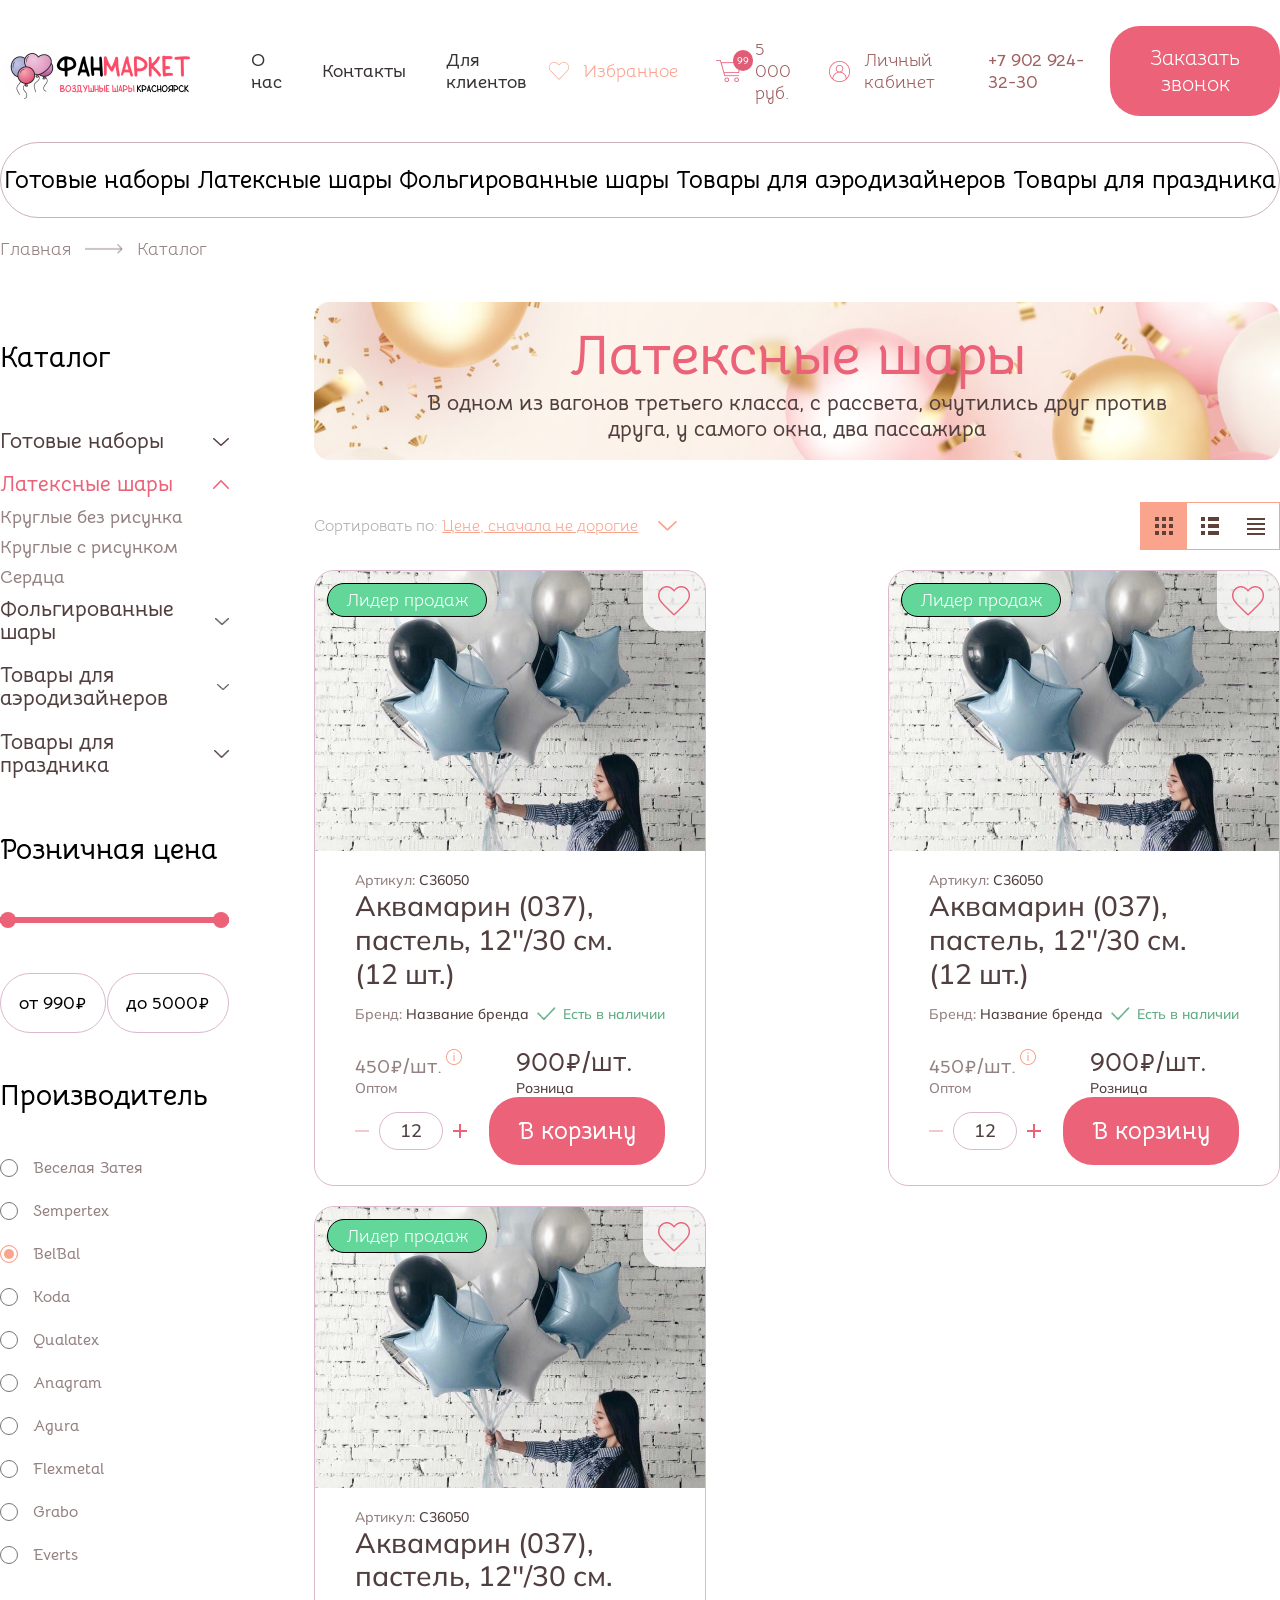
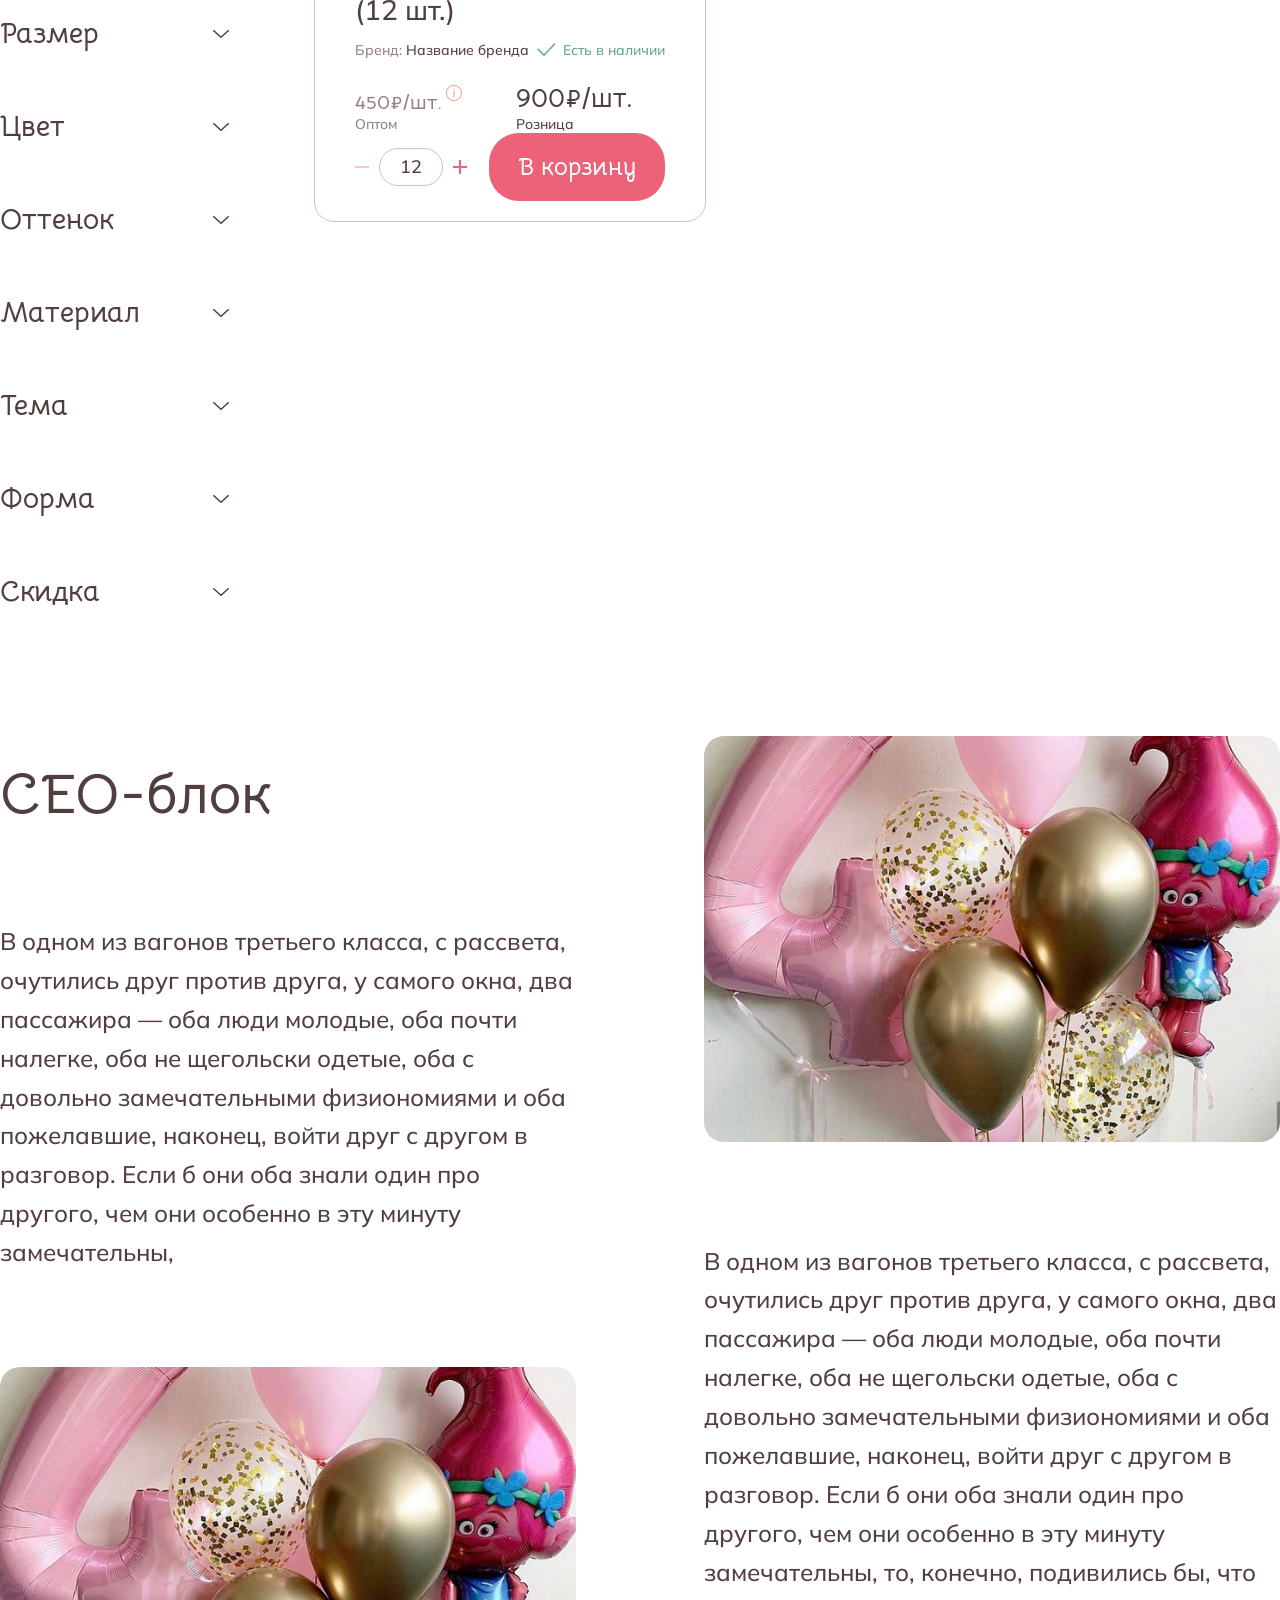
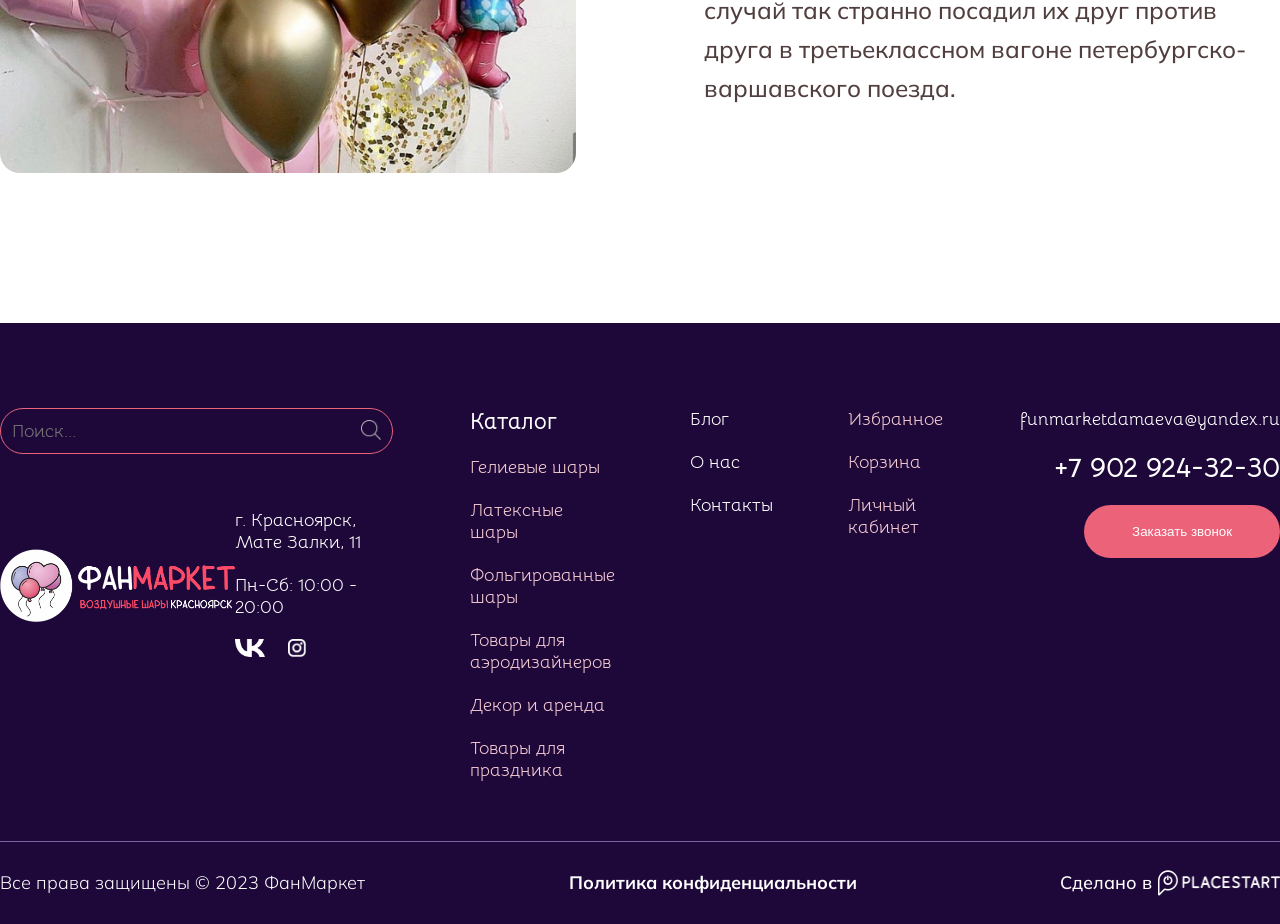
<file: index.html>
<!DOCTYPE html>
<html lang="en">
<head>
    <meta charset="UTF-8">
    <meta name="viewport" content="width=device-width, initial-scale=1.0">
    <title>ФанМаркет</title>
    <link rel="stylesheet" href="css/style.css">
    <script src="js/script.js" defer></script>
</head>
<body>
    <header>
        <div class="container header-inner">
            <img class="logo" src="images/logo/dark_logo.png">
            <ul class="nav-links bellota bold px18">
                <li><a href="#">О нас</a></li>
                <li><a href="#">Контакты</a></li>
                <li><a href="#">Для клиентов</a></li>
            </ul>
            <div class="actions">
                <a href="#" class="action-item favorite">
                    <img id="favorite" src="images/icons/favorite.png" alt="Избранное">
                    <span class="px18 bellota">Избранное</span>
                </a>
                <a href="#" class="action-item cart-item">
                    <div class="icon-wrap">
                        <img id="cart" src="images/icons/shopping_cart.png" alt="Корзина">
                        <span class="badge">99</span>
                    </div>
                    <span class="px18 bellota">5 000 руб.</span>
                </a>
                <a href="#" class="action-item">
                    <img id="profile" src="images/icons/profile.png" alt="Личный кабинет">
                    <span class="px18 bellota">Личный кабинет</span>
                </a>
            </div>
            <a href="tel:+79029243230" class="bellota px18 bold phone">+7 902 924-32-30</a>
            <button type="button" class="primary-btn px21 bellota" action="">Заказать звонок</button>
        </div>       
    </header>
    <section class="top-bar">
        <div class="container">
            <ul>
                <li><a href="#" class="bellota bold px24">Готовые наборы</a></li>
                <li><a href="#" class="bellota bold px24">Латексные шары</a></li>
                <li><a href="#" class="bellota bold px24">Фольгированные шары</a></li>
                <li><a href="#" class="bellota bold px24">Товары для аэродизайнеров</a></li>
                <li><a href="#" class="bellota bold px24">Товары для праздника</a></li>
            </ul>
        </div>
    </section>
    <section class="site-path">
        <div class="container">
            <a href="#">Главная</a>
            <img src="images/icons/arrow.png" alt="">
            <a href="#">Каталог</a>
        </div>
    </section>
    <section class="main">
        <div class="container products-catalog">
            <div class="catalog-filter">
                <form class="filters" id="filters" method="get">
                    <h2 class="filter-title">Каталог</h2>
                    <div class="categories-nav">
                        <details class="acc">
                            <summary>Готовые наборы</summary>
                            <div class="acc-body">
                                <a href="#">Наборы на день рождения</a>
                                <a href="#">Наборы на выписку</a>
                            </div>
                        </details>
                        <details class="acc" open>
                            <summary>Латексные шары</summary>
                            <div class="acc-body">
                                <a href="#" class="sub">Круглые без рисунка</a>
                                <a href="#">Круглые с рисунком</a>
                                <a href="#">Сердца</a>
                            </div>
                        </details>
                        <details class="acc">
                            <summary>Фольгированные шары</summary>
                            <div class="acc-body"><a href="#">Фигуры</a></div>
                        </details>
                        <details class="acc">
                            <summary>Товары для аэродизайнеров</summary>
                            <div class="acc-body"><a href="#">Грузики</a></div>
                        </details>
                        <details class="acc">
                            <summary>Товары для праздника</summary>
                            <div class="acc-body"><a href="#">Свечи</a></div>
                        </details>
                    </div>
                    <h2 class="filter-title">Розничная цена</h2>
                    <div class="range" data-max="5000">
                        <div class="range-track"><div class="range-fill"></div></div>
                        <input type="range" id="rangeMin" min="990" max="5000" step="10" value="990" aria-label="Минимальная цена">
                        <input type="range" id="rangeMax" min="990" max="5000" step="10" value="5000" aria-label="Максимальная цена">
                    </div>
                    <div class="price-inputs">
                        <label class="price-field min">от <span>990</span>₽</label>
                        <label class="price-field max">до <span>5000</span>₽</label>
                    </div>
                    <h2 class="filter-title">Производитель</h2>
                    <div class="options">
                        <label class="radio"><input type="radio" name="brand" value="veselaya-zateya"><span>Веселая Затея</span></label>
                        <label class="radio"><input type="radio" name="brand" value="sempertex"><span>Sempertex</span></label>
                        <label class="radio"><input type="radio" name="brand" value="belbal" checked><span>BelBal</span></label>
                        <label class="radio"><input type="radio" name="brand" value="koda"><span>Koda</span></label>
                        <label class="radio"><input type="radio" name="brand" value="qualatex"><span>Qualatex</span></label>
                        <label class="radio"><input type="radio" name="brand" value="anagram"><span>Anagram</span></label>
                        <label class="radio"><input type="radio" name="brand" value="agura"><span>Agura</span></label>
                        <label class="radio"><input type="radio" name="brand" value="flexmetal"><span>Flexmetal</span></label>
                        <label class="radio"><input type="radio" name="brand" value="grabo"><span>Grabo</span></label>
                        <label class="radio"><input type="radio" name="brand" value="everts"><span>Everts</span></label>
                    </div>
                    <details class="collapse">
                        <summary>Размер</summary>
                        <div class="options">
                            <label class="check"><input type="checkbox" name="size" value="12"><span>12''/30 см</span></label>
                            <label class="check"><input type="checkbox" name="size" value="5"><span>5''/13 см</span></label>
                        </div>
                    </details>
                    <details class="collapse">
                        <summary>Цвет</summary>
                        <div class="options">
                            <label class="check"><input type="checkbox" name="color" value="red"><span>Красный</span></label>
                            <label class="check"><input type="checkbox" name="color" value="blue"><span>Синий</span></label>
                        </div>
                    </details>
                    <details class="collapse"><summary>Оттенок</summary><div class="options"></div></details>
                    <details class="collapse"><summary>Материал</summary><div class="options"></div></details>
                    <details class="collapse"><summary>Тема</summary><div class="options"></div></details>
                    <details class="collapse"><summary>Форма</summary><div class="options"></div></details>
                    <details class="collapse"><summary>Скидка</summary><div class="options"></div></details>
                </form>
            </div>
            <!-- Карта товара -->
            <div class="product-cards grid">
                <div class="name-plate">
                    <div>
                        <h1>Латексные шары</h1>
                        <p>В одном из вагонов третьего класса, с рассвета, очутились друг против друга, у самого окна, два пассажира</p>
                    </div>
                </div>

                <div class="sort-row">
                    <div class="sort">
                        <p>Сортировать по: <a href="#">Цене, сначала не дорогие</a></p>
                        <img src="images/icons/sort_arrow_down.png" alt="Сортировка списка">
                    </div>
                    <div class="layout">
                        <div id="grid">
                            <label for="grid">
                                <img src="images/icons/grid.png" alt="Разметка сеткой">
                            </label>
                            <input id="grid" type="radio" name="layout" checked="true">
                        </div>
                        <div id="list_with_images">
                            <label for="list_with_images">
                                <img src="images/icons/list_with_images.png" alt="Разметка списком с картинками">
                            </label>
                            <input id="list_with_images" type="radio" name="layout">
                        </div>
                        <div id="list">
                            <label for="list">
                                <img src="images/icons/list.png" alt="Разметка списком">
                            </label>
                            <input id="list" type="radio" name="layout">
                        </div>
                    </div>
                </div>

                <div class="product-card">
                    <p class="product-chip">Лидер продаж</p>
                    <img class="product-favorite" src="images/icons/favorite_empty.png" alt="Товар не в избранном" toggle=false>
                    <img class="product-img" src="images/product_placeholder.png" alt="Аквамарин (037), пастель, 12''/30 см. (12 шт.)">
                    <div class="product-card-body">
                        <div class="h1-and-bellow">
                            <p class="product-property">Артикул: <span>C36050</span></p>
                            <h1><a href="product.html">Аквамарин (037), пастель, 12''/30 см. <span class="no-wrap">(12 шт.)</span></a></h1>
                            <div class="bellow-h1">
                                <p class="product-property">Бренд: <span>Название бренда</span></p>
                                <div class="product-in-stock">
                                    <img src="images/icons/positive_mark.png" alt="Товар есть в наличии">
                                    <p>Есть в наличии</p>
                                </div>
                            </div>
                        </div>
                        <div class="product-card-bottom-container">
                            <div class="prices">
                                <div class="price-in-bulk">
                                    <p class="price">450₽/шт.</p>
                                    <img src="images/icons/info.png" alt="Цена оптом">
                                    <p>Оптом</p>
                                </div>
                                <div class="price-by-one">
                                    <p class="price">900₽/шт.</p>
                                    <p>Розница</p>
                                </div>
                            </div>
                            <details class="card-specs" open>
                                <summary>Характеристики</summary>
                                <table>
                                    <tr><td>Производитель</td><td>BelBal</td></tr>
                                    <tr><td>Размер</td><td>14"</td></tr>
                                    <tr><td>Оттенок</td><td>Матовый</td></tr>
                                    <tr><td>Материал</td><td>Латекс</td></tr>
                                    <tr><td>Тема</td><td>Другое</td></tr>
                                    <tr><td>Форма</td><td>Круг</td></tr>
                                </table>
                            </details>
                            <div class="product-card-bottom">
                                <div class="product-card-amount">
                                    <div class="minus" >
                                        <img src="images/icons/minus.png" alt="Выложить из корзины 1 товар">
                                    </div>
                                    <p>12</p>
                                    <div class="plus">
                                        <img src="images/icons/plus.png" alt="Выложить из корзины 1 товар">
                                    </div>
                                </div>
                                <button class="primary-btn bellota px24 bold">В корзину</button>
                            </div>
                        </div>
                    </div>
                </div>
                <div class="product-card">
                    <p class="product-chip">Лидер продаж</p>
                    <img class="product-favorite" src="images/icons/favorite_empty.png" alt="Товар не в избранном" toggle=false>
                    <img class="product-img" src="images/product_placeholder.png" alt="Аквамарин (037), пастель, 12''/30 см. (12 шт.)">
                    <div class="product-card-body">
                        <div class="h1-and-bellow">
                            <p class="product-property">Артикул: <span>C36050</span></p>
                            <h1><a href="product.html">Аквамарин (037), пастель, 12''/30 см. <span class="no-wrap">(12 шт.)</span></a></h1>
                            <div class="bellow-h1">
                                <p class="product-property">Бренд: <span>Название бренда</span></p>
                                <div class="product-in-stock">
                                    <img src="images/icons/positive_mark.png" alt="Товар есть в наличии">
                                    <p>Есть в наличии</p>
                                </div>
                            </div>
                        </div>
                        <div class="product-card-bottom-container">
                            <div class="prices">
                                <div class="price-in-bulk">
                                    <p class="price">450₽/шт.</p>
                                    <img src="images/icons/info.png" alt="Цена оптом">
                                    <p>Оптом</p>
                                </div>
                                <div class="price-by-one">
                                    <p class="price">900₽/шт.</p>
                                    <p>Розница</p>
                                </div>
                            </div>
                            <details class="card-specs" open>
                                <summary>Характеристики</summary>
                                <table>
                                    <tr><td>Производитель</td><td>BelBal</td></tr>
                                    <tr><td>Размер</td><td>14"</td></tr>
                                    <tr><td>Оттенок</td><td>Матовый</td></tr>
                                    <tr><td>Материал</td><td>Латекс</td></tr>
                                    <tr><td>Тема</td><td>Другое</td></tr>
                                    <tr><td>Форма</td><td>Круг</td></tr>
                                </table>
                            </details>
                            <div class="product-card-bottom">
                                <div class="product-card-amount">
                                    <div class="minus" >
                                        <img src="images/icons/minus.png" alt="Выложить из корзины 1 товар">
                                    </div>
                                    <p>12</p>
                                    <div class="plus">
                                        <img src="images/icons/plus.png" alt="Выложить из корзины 1 товар">
                                    </div>
                                </div>
                                <button class="primary-btn bellota px24 bold">В корзину</button>
                            </div>
                        </div>
                    </div>
                </div>
                <div class="product-card">
                    <p class="product-chip">Лидер продаж</p>
                    <img class="product-favorite" src="images/icons/favorite_empty.png" alt="Товар не в избранном" toggle=false>
                    <img class="product-img" src="images/product_placeholder.png" alt="Аквамарин (037), пастель, 12''/30 см. (12 шт.)">
                    <div class="product-card-body">
                        <div class="h1-and-bellow">
                            <p class="product-property">Артикул: <span>C36050</span></p>
                            <h1><a href="product.html">Аквамарин (037), пастель, 12''/30 см. <span class="no-wrap">(12 шт.)</span></a></h1>
                            <div class="bellow-h1">
                                <p class="product-property">Бренд: <span>Название бренда</span></p>
                                <div class="product-in-stock">
                                    <img src="images/icons/positive_mark.png" alt="Товар есть в наличии">
                                    <p>Есть в наличии</p>
                                </div>
                            </div>
                        </div>
                        <div class="product-card-bottom-container">
                            <div class="prices">
                                <div class="price-in-bulk">
                                    <p class="price">450₽/шт.</p>
                                    <img src="images/icons/info.png" alt="Цена оптом">
                                    <p>Оптом</p>
                                </div>
                                <div class="price-by-one">
                                    <p class="price">900₽/шт.</p>
                                    <p>Розница</p>
                                </div>
                            </div>
                            <details class="card-specs" open>
                                <summary>Характеристики</summary>
                                <table>
                                    <tr><td>Производитель</td><td>BelBal</td></tr>
                                    <tr><td>Размер</td><td>14"</td></tr>
                                    <tr><td>Оттенок</td><td>Матовый</td></tr>
                                    <tr><td>Материал</td><td>Латекс</td></tr>
                                    <tr><td>Тема</td><td>Другое</td></tr>
                                    <tr><td>Форма</td><td>Круг</td></tr>
                                </table>
                            </details>
                            <div class="product-card-bottom">
                                <div class="product-card-amount">
                                    <div class="minus" >
                                        <img src="images/icons/minus.png" alt="Выложить из корзины 1 товар">
                                    </div>
                                    <p>12</p>
                                    <div class="plus">
                                        <img src="images/icons/plus.png" alt="Выложить из корзины 1 товар">
                                    </div>
                                </div>
                                <button class="primary-btn bellota px24 bold">В корзину</button>
                            </div>
                        </div>
                    </div>
                </div>
            </div>
        </div>
    </section>
    <section class="main">
        <div class="container ceo">
            <div>
                <h1>CEO-блок</h1>
                <p>В одном из вагонов третьего класса, с рассвета, очутились друг против друга, у самого окна, два пассажира — оба люди молодые, оба почти налегке, оба не щегольски одетые, оба с довольно замечательными физиономиями и оба пожелавшие, наконец, войти друг с другом в разговор. Если б они оба знали один про другого, чем они особенно в эту минуту замечательны, </p>
                <img src="images/ceo_img.png" alt="">
            </div>
            <div>
                <img src="images/ceo_img.png" alt="">
                <p>В одном из вагонов третьего класса, с рассвета, очутились друг против друга, у самого окна, два пассажира — оба люди молодые, оба почти налегке, оба не щегольски одетые, оба с довольно замечательными физиономиями и оба пожелавшие, наконец, войти друг с другом в разговор. Если б они оба знали один про другого, чем они особенно в эту минуту замечательны, то, конечно, подивились бы, что случай так странно посадил их друг против друга в третьеклассном вагоне петербургско-варшавского поезда.</p>
            </div>
        </div>
    </section>
    <footer>
        <div class="container footer-inner">
            <div class="footer-main bellota px18">
                <div id="search-section">
                    <div class="search">
                        <input class="search-input" type="text" placeholder="Поиск...">
                        <img class="search-icon" src="images/icons/search.png" alt="Поиск">
                    </div>
                    <div class="footer-doublecolumn">
                        <img class="logo" src="images/logo/light_logo.png" alt="ФанМаркет">
                        <div class="hug white">
                            <p>г. Красноярск, Мате Залки, 11</p>
                            <p>Пн-Сб: 10:00 - 20:00</p>
                            <div>
                                <img class="footer-icon" src="images/icons/vk.png" alt="Наш ВК">
                                <img id="rightmost" class="footer-icon" src="images/icons/instagram.png" alt="Наш Instagram">
                            </div>
                        </div>
                    </div>
                </div>
                <div class="categories">
                    <ul class="hug category">
                        <li><h3>Каталог</h3></li>
                        <li><a href="#">Гелиевые шары</a></li>
                        <li><a href="#">Латексные шары</a></li>
                        <li><a href="#">Фольгированные шары</a></li>
                        <li><a href="#">Товары для аэродизайнеров</a></li>
                        <li><a href="#">Декор и аренда</a></li>
                        <li><a href="#">Товары для праздника</a></li>
                    </ul>
                    <ul class="hug white">
                        <li><a href="#">Блог</a></li>
                        <li><a href="#">О нас</a></li>
                        <li><a href="#">Контакты</a></li>
                    </ul>
                    <ul class="hug category">
                        <li><a href="#">Избранное</a></li>
                        <li><a href="#">Корзина</a></li>
                        <li><a href="#">Личный кабинет</a></li>
                    </ul>
                </div>
                <div class="contact">
                    <p class="white px18">funmarketdamaeva@yandex.ru</p>
                    <p class="white bold px28">+7 902 924-32-30</p>
                    <button class="primary-btn white">Заказать звонок</button>
                </div>
            </div>
        </div>       
    </footer>
    <footer class="secondary">
        <div class="container">
            <div class="footer-secondary mulish white px18">
                <p class="light">Все права защищены © 2023 ФанМаркет</p>
                <p class="bold">Политика конфиденциальности</p>
                <div id="placestart">
                    <p>Сделано в</p>
                    <img src="images/logo/placestart_logo.png" alt="Сделано в Placestart">
                </div>
            </div>
        </div>
    </footer>
</body>
</html>
</file>
<file: css/style.css>
@font-face {
    font-family: 'Bellota';
    src: url('./fonts/Bellota/Bellota-Regular.ttf') format('truetype');
    font-weight: 400; 
    font-style: normal;
    font-display: swap;
}

@font-face {
    font-family: 'Bellota';
    src: url('./fonts/Bellota/Bellota-Bold.ttf') format('truetype');
    font-weight: 700;
    font-style: normal;
    font-display: swap;
}

@font-face {
    font-family: 'Mulish';
    src: url('./fonts/Mulish/static/Mulish-Medium.ttf') format('truetype');
    font-weight: 400;
    font-style: normal;
    font-display: swap;
}

@font-face {
    font-family: 'Mulish';
    src: url('./fonts/Mulish/static/Mulish-Bold.ttf') format('truetype');
    font-weight: 700;
    font-style: normal;
    font-display: swap;
}

@font-face {
    font-family: 'Mulish';
    src: url('./fonts/Mulish/static/Mulish-Light.ttf') format('truetype');
    font-weight: 100;
    font-style: normal;
    font-display: swap;
}

*, *::after, *::before {
    box-sizing: border-box;
    margin: 0;
    padding: 0;
    list-style: none;
}

a {
    text-decoration: none;
    color: inherit;
}

header, section, footer {
    display: flex;
    width: 100%;
    margin: 0 auto;
}

table {
    border: 1px solid #DCB8CE;
    border-radius: 20px;
    font-family: 'Mulish', sans-serif;
    font-size: 18px;
    color: #513E3E;
    width: 100%;
    border-collapse: separate;
    border-spacing: 0;
    overflow: hidden;
}

td {
    width: 50%;
    padding: 20px 30px;
    border-bottom: 1px solid #DCB8CE;
}

td:first-child {
    border-right: 1px solid #DCB8CE;
}

tr:last-child td {
    border-bottom: none;
}

.img-carousel {
    display: flex;
    flex-direction: column;
    align-items: center;
    gap: 20px;
    width: 40%;
}

.img-carousel > img {
    width: 100%;
}

.img-carousel img {
    border-radius: 20px;
}

.carousel-items {
    display: flex;
    justify-content: space-between;
    align-items: center;
    width: 100%;
} 

.carousel-items li {
    overflow-x: hidden;
    display: flex;
    align-items: center;
    justify-content: center;
    
}

.carousel-items img {
    width: 80%;
    height: auto;
    opacity: 0.8;
}

.carousel-items li.selected img {
    width: 100%;
    opacity: 1;
}

section.main {
    padding-bottom: 120px;
}

.container {
    display: flex;
    align-items: center;
    flex-direction: row;
    margin: 0 auto;
    max-width: 1650px;
    width: 100%;
}

.header-inner {
    gap: 23px;
    padding-top: 26px;
    padding-bottom: 26px;
    display: flex;
    align-items: center;
    flex-direction: row;
}


.logo {
    display: block;
    height: 62px;
    width: auto;
    object-fit: contain;
}

.nav-links {
    display: flex;
    align-items: center;
    gap: 40px;
    font-size: 16px;
    font-weight: 400;
    color: #383333;
    margin-left: 36px;
}

.icon-wrap {
    position: relative;
    display: inline-flex;
    align-items: center;
    justify-content: center;
}
.actions {
    display: flex;
    flex-direction: row;
    justify-content: space-between;
    gap: 38px;
    margin-left: auto;
}

.action-item {
    display: flex;
    flex-grow: 2;
    flex-direction: row;
    align-items: center;
    gap: 14px;
    color: #A06060;
}

.action-item div {
    max-height: 100%;
}

.badge {
    position: absolute;
    font-family: "Bellota", sans-serif;
    top: -10px;
    right: -12px;
    background-color: #E25C75;
    color: white;
    font-size: 10px;
    font-weight: 700;
    padding: 4px 4px;
    border-radius: 999px;
}

.primary-btn {
    background-color: #EB6279;
    padding: 19px 29px;
    border-radius: 30px;
    color: white;
    border-width: 0;
}

.outlined-btn {
    background-color: transparent;
    border: #EB6279 1px solid;
    color: #EB6279;
    font-size: 24px;
    font-family: 'Bellota', sans-serif;
    font-weight: 700;
    padding: 15px 32px;
    border-radius: 30px;
}

.site-path {
    color: #948181;
    font-family: 'Bellota', sans-serif;
    font-size: 18px;
}

.site-path .container {
    display: flex;
    gap: clamp(2px, 2vw, 14px);
    margin-top: 20px;
    margin-bottom: 20px;
}

.site-path img {
    height: 10px;
    width: auto;
}

.top-bar ul {
    border: #CAB1B7 solid 1px;
    display: flex;
    flex: 1;
    justify-content: space-around;
    padding-top: 22px;
    padding-bottom: 22px;
    border-radius: 999px;
    text-align: center;
    list-style: none;
}

.top-bar li:hover, 
.choosen, 
.h1-and-bellow h1:hover,
.nav-links a:hover {
    color: #EB6279;
}

.catalog-filter {
    margin-top: 60px;
}

.filter-title {
    font-family: 'Bellota', sans-serif;
    font-size: 28px;
    font-weight: 700;
}

.acc summary,
.collapse summary {
    display: flex;
    justify-content: space-between;
    align-items: center;
    cursor: pointer;
    font-family: 'Bellota', sans-serif;
    padding: 10px 0;
    user-select: none;
    transition: color 0.2s ease;
}

.acc summary::-webkit-details-marker,
.collapse summary::-webkit-details-marker {
    display: none;
}

.acc > summary {
    font-family: 'Bellota', sans-serif;
    font-weight: 700;
    font-size: 21px;
    line-height: 110%;
    color: #513E3E;
}

.acc-body {
    display: flex;
    flex-direction: column;
    gap: 8px;
}

.collapse > summary {
    font-family: 'Bellota', sans-serif;
    font-weight: 700;
    font-size: 28px;
    line-height: 100%;
    color: #513E3E;
}


.acc summary::after,
.collapse summary::after {
    content: '';
    background-image: url('../images/icons/arrow_down.png');
    background-size: contain;
    background-repeat: no-repeat;
    background-position: center;
    width: 16px;
    height: 9px;
}

.acc[open] > summary,
.collapse[open] > summary {
    color: #EB6279;
}

.acc[open] > summary::after,
.collapse[open] > summary::after {
    background-image: url('../images/icons/arrow_up.png');
}


.acc a {
    font-family: 'Bellota', sans-serif;
    font-size: 18px;
    font-weight: 700;
    color: #948181;
}

.acc a:hover {
    color: #FAA48E;
}

.filters {
    display: flex;
    flex-direction: column;
    gap: 45px;
}

.options {
    display: flex;
    flex-direction: column;
    gap: 23px;
}

.radio {
    display: flex;
    align-items: center;
    gap: 15px;
    font-family: 'Bellota', sans-serif;
    font-weight: 700;
    color: #948181;
}

.radio input[type="radio"] {
    width: 18px;
    height: 18px;
    cursor: pointer;
}

.radio input[type="radio"]:checked {
    appearance: none;
    -webkit-appearance: none;
    border: 1.5px solid #FAA48E;
    border-radius: 50%;
    background-color: #FAA48E;
    box-shadow: inset 0 0 0 3px #FFFFFF;
}

.options {
    font-family: 'Bellota', sans-serif;
    color: #948181;
}

.range {
    position: relative;
    width: 100%;
    height: 16px;
    display: flex;
    align-items: center;
}

.range-track {
    width: 100%;
    background-color: #F5E8EA;
    height: 6px;
}

.range-fill {
    --min: 0%;
    --max: 100%;
    background-color: #EB6279;
    height: 6px;
    margin-left: var(--min);
    width: var(--max);
}

.options .check {
    display: flex;
    gap: 15px;
}

#rangeMax, #rangeMin {
    position: absolute;
    left: 0;
    top: 50%;
    transform: translateY(-50%);
    width: 100%;
    margin: 0;
    background: transparent;
    appearance: none;
    pointer-events: none;
    -webkit-appearance: none;
}

#rangeMin::-webkit-slider-thumb,
#rangeMax::-webkit-slider-thumb {
    pointer-events: auto;
    appearance: none;
    -webkit-appearance: none;
    width: 16px;
    height: 16px;
    border-radius: 50%;
    background-color: #EB6279;
    cursor: pointer;
    border: none;
}

.price-inputs {
    display: flex;
    justify-content: space-between;
}

.price-field {
    border: #DCB8CE 1px solid;
    padding: 18px 18px;
    border-radius: 52px;
    font-family: 'Bellota', sans-serif;
    font-weight: 700;
    font-size: 18px;
    display: block;
}

.products-catalog {
    display: flex;
    justify-content: space-between;
    align-items: start;
    gap: clamp(12px, 7vw, 85px);
}

.name-plate {
    background-image: url('../images/pretty_background.png');
    background-repeat: no-repeat;
    background-size: 100%;
    border-radius: 20px;
    width: 100%;
    background-position: center;
    padding-top: 40px;
    padding-bottom: 40px;
}

.name-plate div {
    max-width: 800px;
    display: flex;
    flex-direction: column;
    justify-content: center;
    align-items: center;
    margin: 0px auto;
}

.name-plate h1 {
    color: #EB6279;
    font-family: 'Bellota', sans-serif;
    font-size: 56px;
    font-weight: 700;
    text-align: center;
}

.name-plate p {
    color: #513E3E;
    font-family: 'Bellota', sans-serif;
    font-size: 21px;
    font-weight: 700;
    text-align: center;
}

.sort-row {
    display: flex;
    justify-content: space-between;
    align-items: center;
    width: 100%;
}

.sort {
    font-family: 'Bellota', sans-serif;
    font-size: 24;
    color: #ADADAD;
    display: flex;
    gap: 20px;
    align-items: center;
}

.sort img {
    height: 10px;
    width: auto;
}

.sort a {
    color: #FAA48E;
    text-decoration: underline;
}

.layout {
    border: #FAA48E 1px solid;
    display: flex;
    flex-direction: row;
    align-items: stretch;
}

.layout div {
    position: relative;
    flex: 1;
    display: flex;
    justify-content: center;
    align-items: center;
    padding: 14px;
}

.layout input {
    position: absolute;
    inset: 0;
    opacity: 0;
    cursor: pointer;
    margin: 0;
}

.layout img {
    width: 18px;
    height: auto;
    display: block;
}

.layout label {
    display: flex;
    align-items: center;
    justify-content: center;
    margin: 0;
}

.grid div#grid {
    background-color: #FAA48E;
}

.list_with_images div#list_with_images {
    background-color: #FAA48E;
}

.list div#list {
    background-color: #FAA48E;
}

.product-cards {
    display: flex;
    flex-flow: row wrap;
    gap: 20px 0px;
    justify-content: space-between;
    width: 100%;
}

.product-card {
    border: #DCB8CE 1px solid;
    border-radius: 20px;
    width: min-content;
    position: relative;
    overflow: hidden;
}

.grid .product-card .product-img {
    height: auto;
    width: clamp(200px, 390px, 100vw);
    display: block;
}

.grid .product-card-body {
    padding: 20px 40px;
    display: flex;
    flex-direction: column;
    gap: 23px;
}

.grid .product-card-bottom {
    display: flex;
    align-items: center;
    align-content: center;
    gap: clamp(8px, 22px, 10%);
    flex-wrap: row wrap;
    width: 100%;
}

.card-specs {
    display: none;
}

.list .product-card {
    width: 100%;
}

.list_with_images .card-specs {
    display: block;
}

.list.product-cards, .list_with_images.product-cards {
    flex-flow: column nowrap;
    align-items: stretch;
}

.list .product-card, .list_with_images .product-card {
    display: flex;
    flex-direction: row;
    align-items: center;
}

.list .product-card {
    padding: 15px;
}

.list_with_images .product-card {
    padding: 20px;
}

.list .product-card-body, .list_with_images .product-card-body {
    width: 100%;
    justify-content: space-between;
    display: flex;
    flex-direction: row;
}

.list .h1-and-bellow {
    max-width: 610px;
}

.list .bellow-h1 {
    flex-direction: column-reverse;
    gap: 15px;
}

.list .product-card-bottom-container {
    display: flex;
    flex-direction: column;
}

.list .prices {
    flex-wrap: nowrap;
    margin-bottom: 13px;
}

.list .product-card-bottom {
    gap: 20px;
}

.list_with_images .card-specs summary {
    color: #948181;
    font-family: 'Mulish', sans-serif;
    font-size: 14px;
    width: max-content;
    border-bottom: #948181 dashed 1px;
}

.list .product-card .product-img, .list_with_images .product-card .product-img {
    width: clamp(70px, 210px, 20vw);
    border-radius: 20px;
    height: auto;
    display: block;
    margin-right: 40px;
}

.list .product-favorite {
    position: absolute;
    top: 45px;
    left: 63%;
    width: 20px;
    padding: 0px;
    background: transparent;
    border-radius: 0px;
}


.list .product-card-bottom {
    display: flex;
}

.product-card-amount {
    font-family: 'Mulish', sans-serif;
    color: #513E3E;
    display: flex;
    justify-content: space-between;
    align-items: center;
    flex: 1;
}

.product-card-amount p {
    border: #DCB8CE solid 1px;
    border-radius: 20px;
    padding: 9px 20px;
    font-weight: 400;
    font-size: 18px;
    line-height: 100%;
}

.product-card-amount div {
    height: 30px;
    display: flex;
    align-items: center;

}

.product-card-amount img {
    width: 14px;
    height: auto;
}



.product-chip {
    color: white;
    font-family: 'Bellota', sans-serif;
    font-size: 18px; 
    border-radius: 20px;
    background-color: #63D79A;
    padding: 5px 18px;
    display: inline-block;
    border: 1px solid black;
    position: absolute;    
    top: 12px;         
    left: 12px;    
    z-index: 1;
}

.h1-and-bellow {
    display: flex;
    flex-direction: column;
}

.bellow-h1 {
    display: flex;
    flex-wrap: wrap;
    justify-content: space-between; 
}

.product-favorite {
    position: absolute;
    top: 0;
    right: 0;
    z-index: 1;
    padding: 15px;
    width: 16%;
    border-radius: 0px 20px;
    background-color: rgba(255, 255, 255, 0.8);
}

.product-property {
    font-family: 'Mulish', sans-serif;
    font-size: 14px;
    color: #948181;
    font-weight: 400;
}

.product-property > span {
    color: #513E3E;
}

.h1-and-bellow h1 {
    font-size: 28px;
    font-family: 'Mulish', sans-serif;
    line-height: 120%;
    color: #513E3E;
    font-weight: 400;
    margin-bottom: 15px;
}


.product-in-stock {
    color: #5EAB83;
    font-family: 'Mulish', sans-serif;
    font-size: 14px;
    display: flex;
    align-items: center;
    gap: 7px;
}

.product-in-stock img {
    height:14px;
    width: auto;
}

.prices {
    display: flex;
    flex-wrap: wrap;
    gap: clamp(12px, 5vw, 54px);
    align-content: start;
    align-items: end;
}

.price-in-bulk {
    color: #948181;
    font-family: 'Mulish', sans-serif;
    font-size: 14px;
}
.price-in-bulk img {
    display: inline-block;
    height: 16px;
    position: relative;
    top: -8px;
}

.price-in-bulk .price {
    font-size: 20px;
    font-weight: 700;
    display: inline-block;
    font-family: 'Bellota', sans-serif;
}

.price-by-one {
    font-size: 14px;
    font-family: 'Mulish', sans-serif;
    color: #513E3E;
}

.price-by-one .price {
    font-size: 26px;
    font-weight: 700;
    font-family: 'Bellota', sans-serif;
}

.ceo {
    display: flex;
    flex-flow: row wrap;
    justify-content: space-between;
    align-items: center;
    align-content: space-between;
    color: #513E3E;
    line-height: 162%;
    font-size: 24px;
    font-family: 'Mulish', sans-serif;
    width: 100%;
    column-gap: clamp(40px, 10%, 170px);
    row-gap: 95px;
}

.ceo h1 {
    line-height: 100%;
    font-family: 'Bellota', sans-serif;
    font-size: 56px;
    font-weight: 700;
}


.ceo div {
    flex: 1;
    display: flex;
    flex-direction: column;
    justify-content: space-between;
}

.ceo p {
    margin-top: 100px;
    margin-bottom: 95px;
}

.ceo img {
    width: 100%;
    height: auto;
    border-radius: 20px;
}

.stats h1 {
    font-family: 'Bellota', sans-serif;
    font-size: 36px;
    font-weight: 700;
    color: #513E3E;
}

.info-prices {
    display: flex;
    flex-flow: row wrap;
    column-gap: 62px;
    row-gap: 20px;
    margin: 30px 0px;
}

.container.product {
    display: flex;
    flex-flow: row wrap;
    justify-content: space-between;
    align-content: center;
    align-items: start;
    position: relative;
}

.container.product .product-favorite {
    position: absolute;
    top: 0;
    right: 0;
    z-index: 1;
    padding: 0px;
    border-radius: 0px;
    width: 30px;
    background-color: transparent;
}

.product-info {
    max-width: 55%;
    flex: 1;
}

.product-info .bellow-h1 {
    flex-direction: column;
}

.info-bottom {
    display: flex;
    flex-flow: row wrap;
    column-gap: 78px;
    row-gap: 20px;
    align-items: center;
    width: max-content;
}

.info-bottom .buttons {
    display: flex;
    flex-flow: row wrap;
    gap: 20px;
}

.info-bottom .product-card-amount {
    gap: 16px;
}

.product-info .product-in-stock {
    margin-top: 20px;
    margin-bottom: 20px;
}

.product-info .h1-and-bellow h1 {
    margin-top: 10px;
    margin-bottom: 0px;
    font-size: 42px;
}

.stats h1 {
    margin-top: 70px;
    margin-bottom: 40px;
}

.info-prices .product-property {
    max-width: 210px;
}

footer {
    background-color: #1D0839;
}

.footer-inner {
    display: flex;
    flex-direction: column;
    width: 100%; 
}

footer.secondary {
    border-top: #7E5FA7 solid 1px;
}

.footer-secondary {
    display: flex;
    flex-wrap: wrap;
    justify-content: space-between;
    align-items: center;
    gap: 20px;
    padding: 28px 0;
    width: 100%;
}


.footer-main {
    display: flex;
    justify-content: space-between;
    align-items: flex-start;
    flex-wrap: wrap; 
    gap: 50px clamp(40px, 6vw, 120px);
    padding: 85px 0px 60px; 
    width: 100%;
}

.footer-icon {
    height: 18px;
}

#rightmost {
    margin-left: 18px;
}

.hug {
    display: flex;
    flex-direction: column;
    gap: 21px;
}

#search-section {
    flex: 1 1 380px;
    max-width: 530px;
}

.search {
    display: flex;
    padding: 11px;
    border-radius: 43px;
    border: 1px solid #EB6279;
    width: 100%;
}

.search-input {
    flex: 1;
    font-family: 'Bellota';
    font-size: 18px;
    color: #979797;
    outline: none;
    border: none;
    background: transparent;
}

.primary-btn:hover {
    background-color: #FAA48E;
}

.search-icon {
    height: 20px;
}

.footer-doublecolumn {
    display: flex;
    justify-content: space-between;
    align-items: center;
    margin-top: 55px;
}

.footer-doublecolumn .logo {
    width: 235px;
    height: auto;
}

.footer-doublecolumn .hug {
    width: 48.2%;
}

.hug h3 {
    color: white;
    font-size: 22px;
}

.categories {
    display: flex;
    gap: clamp(20px, 7vw, 75px);
    flex: 2.4;
    justify-content: space-between;
}

.category {
    color: #F3C9D0;
    size: 18px;
}

.category a:hover {
    color: #FAA48E;
}

.contact {
    display: flex;
    flex-direction: column;
    gap: 20px;
    align-items: end;
    flex: 1;
}

.contact > .primary-btn {
    padding: 19px 48px;
    white-space: nowrap;
}

#placestart {
    display: flex;
    align-items: center;
    gap: 6px;
}

#placestart img {
    max-width: 122px;
}

#favorite {
    width: 20px;
}

#cart {
    width: 25px;
}

#profile {
    width: 21px;
}

.phone {
    color: #A06060;
    margin-left: 30px;
}

.favorite {
    color: #FAA48F;
}

.white {
    color: white;
}

.bold {
    font-weight: 700;
}

.light {
    font-weight: 100;
}

.px18 {
    font-size: 18px;
}

.px21 {
    font-size: 21px;
}

.px24 {
    font-size: 24px;
}

.px28 {
    font-size: 28px;
}

.bellota {
    font-family: 'Bellota', sans-serif;
}

.mulish {
    font-family: 'Mulish', sans-serif;
}

.no-wrap {
    white-space: nowrap;
}
</file>
